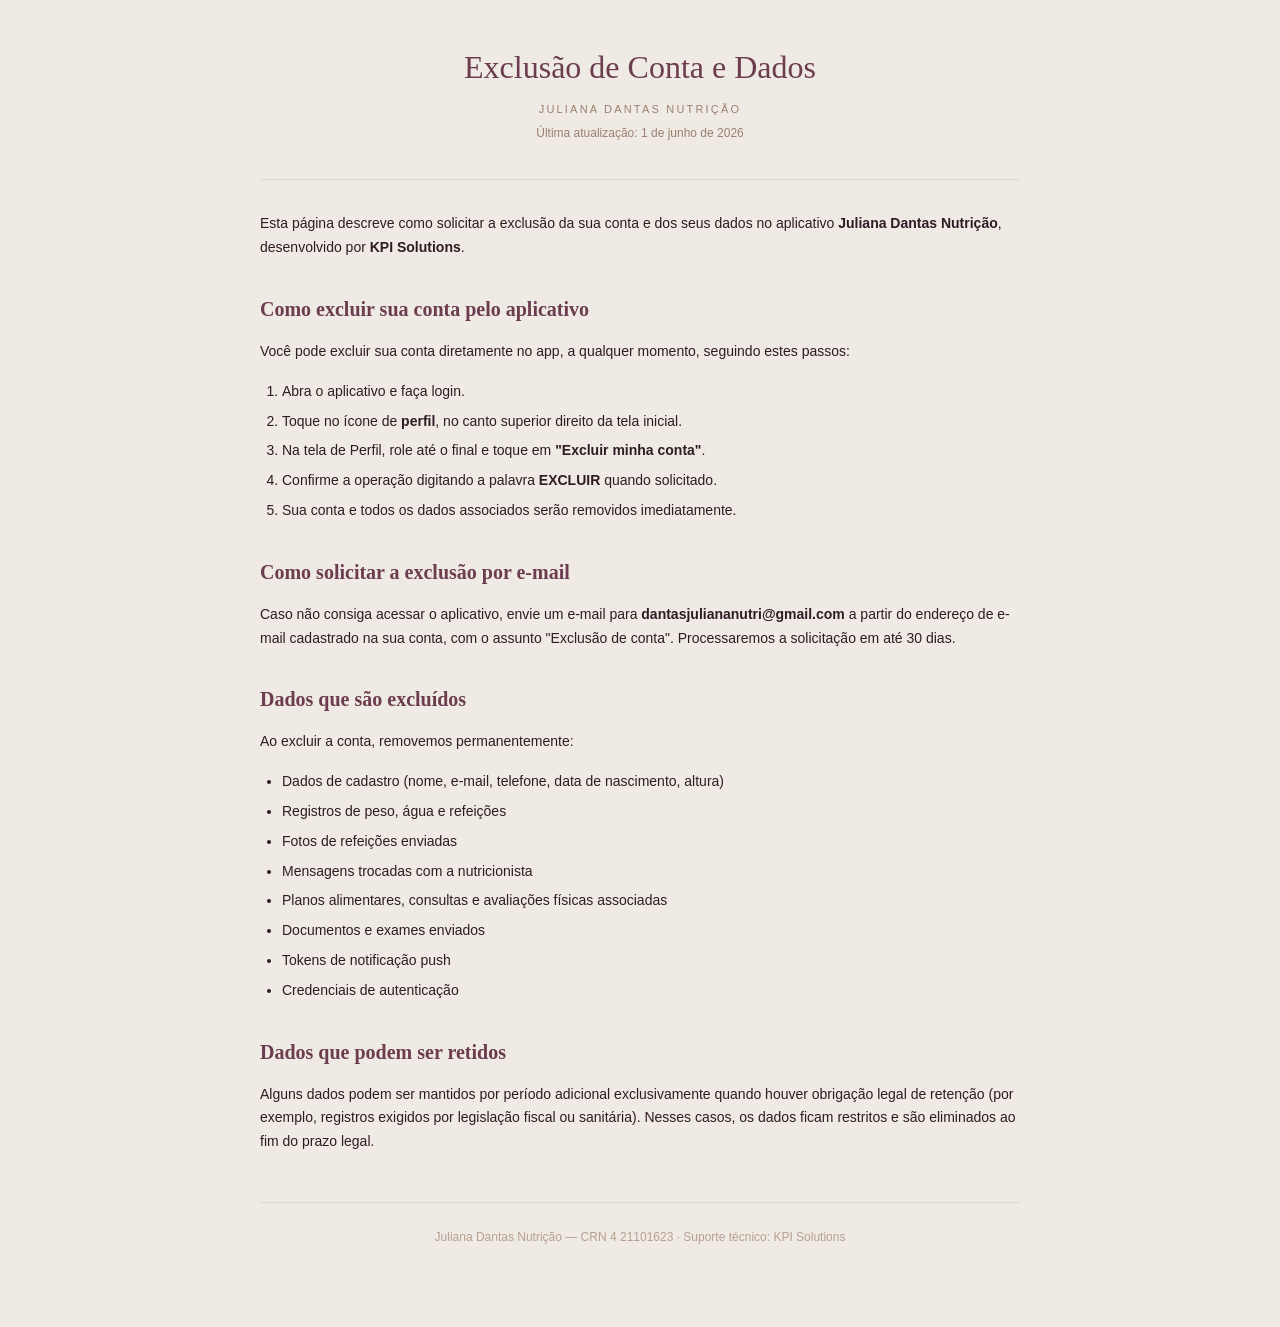
<file: exclusao-de-conta.html>
<!DOCTYPE html>
<html lang="pt-BR">
<head>
  <meta charset="UTF-8">
  <meta name="viewport" content="width=device-width, initial-scale=1.0">
  <title>Exclusão de Conta — Juliana Dantas Nutrição</title>
  <style>
    body {
      font-family: 'Helvetica Neue', Helvetica, Arial, sans-serif;
      max-width: 760px;
      margin: 0 auto;
      padding: 40px 24px 80px;
      background: #F0EAE4;
      color: #2E1C24;
      line-height: 1.7;
    }
    header {
      text-align: center;
      margin-bottom: 32px;
      padding-bottom: 24px;
      border-bottom: 1px solid #DDD8D0;
    }
    h1 {
      font-family: 'Georgia', 'Times New Roman', serif;
      font-weight: 300;
      font-size: 32px;
      color: #6B3D4E;
      margin: 0 0 6px;
    }
    .subtitle {
      font-size: 11px;
      letter-spacing: 2.2px;
      text-transform: uppercase;
      color: #9A8070;
    }
    h2 {
      font-family: 'Georgia', serif;
      font-size: 20px;
      color: #6B3D4E;
      margin-top: 32px;
      margin-bottom: 10px;
    }
    p, li {
      font-size: 14px;
      color: #2E1C24;
    }
    ul, ol {
      padding-left: 22px;
    }
    li {
      margin-bottom: 6px;
    }
    a {
      color: #6B3D4E;
    }
    .meta {
      font-size: 12px;
      color: #9A8070;
      margin-top: 4px;
    }
    .updated {
      text-align: center;
      margin-top: 48px;
      padding-top: 24px;
      border-top: 1px solid #DDD8D0;
      font-size: 12px;
      color: #B5A090;
    }
  </style>
</head>
<body>
  <header>
    <h1>Exclusão de Conta e Dados</h1>
    <div class="subtitle">Juliana Dantas Nutrição</div>
    <p class="meta">Última atualização: 1 de junho de 2026</p>
  </header>

  <p>
    Esta página descreve como solicitar a exclusão da sua conta e dos seus dados no aplicativo <strong>Juliana Dantas Nutrição</strong>, desenvolvido por <strong>KPI Solutions</strong>.
  </p>

  <h2>Como excluir sua conta pelo aplicativo</h2>
  <p>
    Você pode excluir sua conta diretamente no app, a qualquer momento, seguindo estes passos:
  </p>
  <ol>
    <li>Abra o aplicativo e faça login.</li>
    <li>Toque no ícone de <strong>perfil</strong>, no canto superior direito da tela inicial.</li>
    <li>Na tela de Perfil, role até o final e toque em <strong>"Excluir minha conta"</strong>.</li>
    <li>Confirme a operação digitando a palavra <strong>EXCLUIR</strong> quando solicitado.</li>
    <li>Sua conta e todos os dados associados serão removidos imediatamente.</li>
  </ol>

  <h2>Como solicitar a exclusão por e-mail</h2>
  <p>
    Caso não consiga acessar o aplicativo, envie um e-mail para
    <strong>dantasjuliananutri@gmail.com</strong> a partir do endereço de e-mail cadastrado na sua conta, com o assunto "Exclusão de conta". Processaremos a solicitação em até 30 dias.
  </p>

  <h2>Dados que são excluídos</h2>
  <p>Ao excluir a conta, removemos permanentemente:</p>
  <ul>
    <li>Dados de cadastro (nome, e-mail, telefone, data de nascimento, altura)</li>
    <li>Registros de peso, água e refeições</li>
    <li>Fotos de refeições enviadas</li>
    <li>Mensagens trocadas com a nutricionista</li>
    <li>Planos alimentares, consultas e avaliações físicas associadas</li>
    <li>Documentos e exames enviados</li>
    <li>Tokens de notificação push</li>
    <li>Credenciais de autenticação</li>
  </ul>

  <h2>Dados que podem ser retidos</h2>
  <p>
    Alguns dados podem ser mantidos por período adicional exclusivamente quando houver obrigação legal de retenção (por exemplo, registros exigidos por legislação fiscal ou sanitária). Nesses casos, os dados ficam restritos e são eliminados ao fim do prazo legal.
  </p>

  <div class="updated">
    Juliana Dantas Nutrição — CRN 4 21101623 · Suporte técnico: KPI Solutions
  </div>
</body>
</html>
</file>
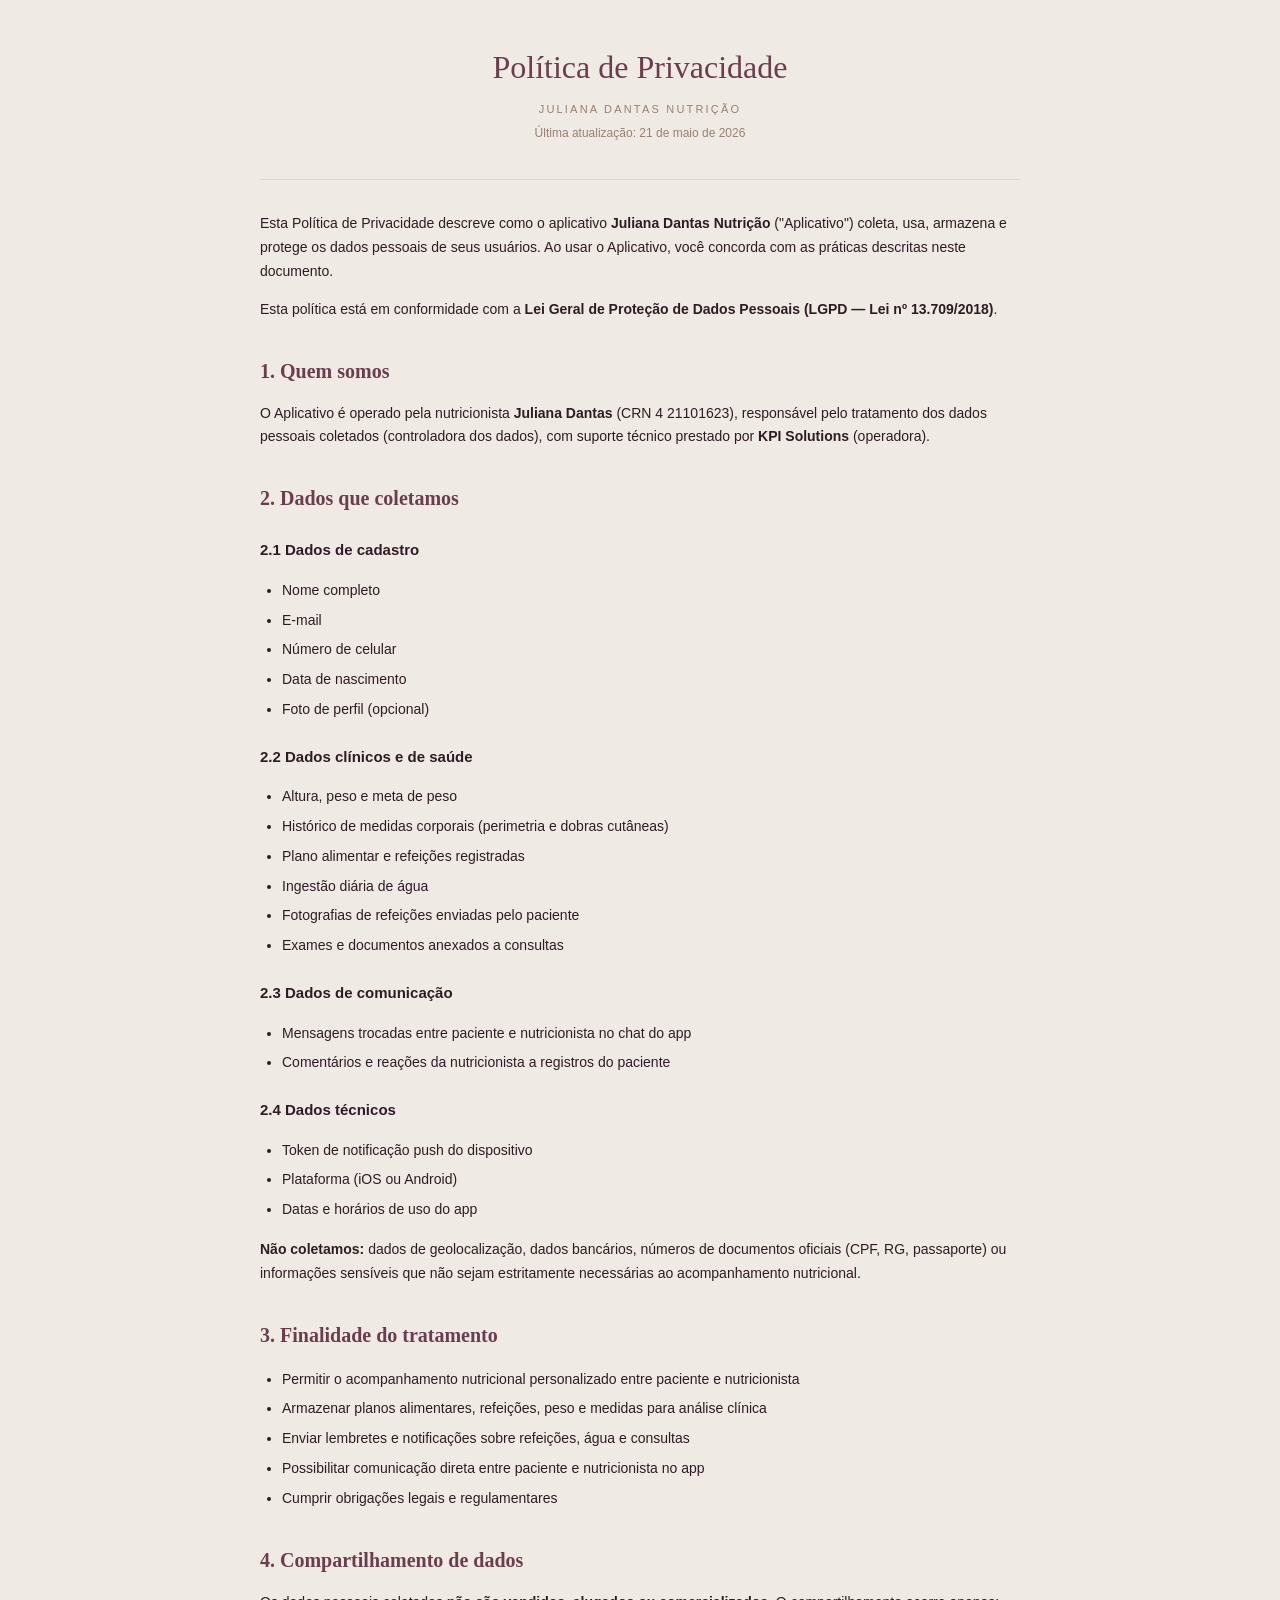
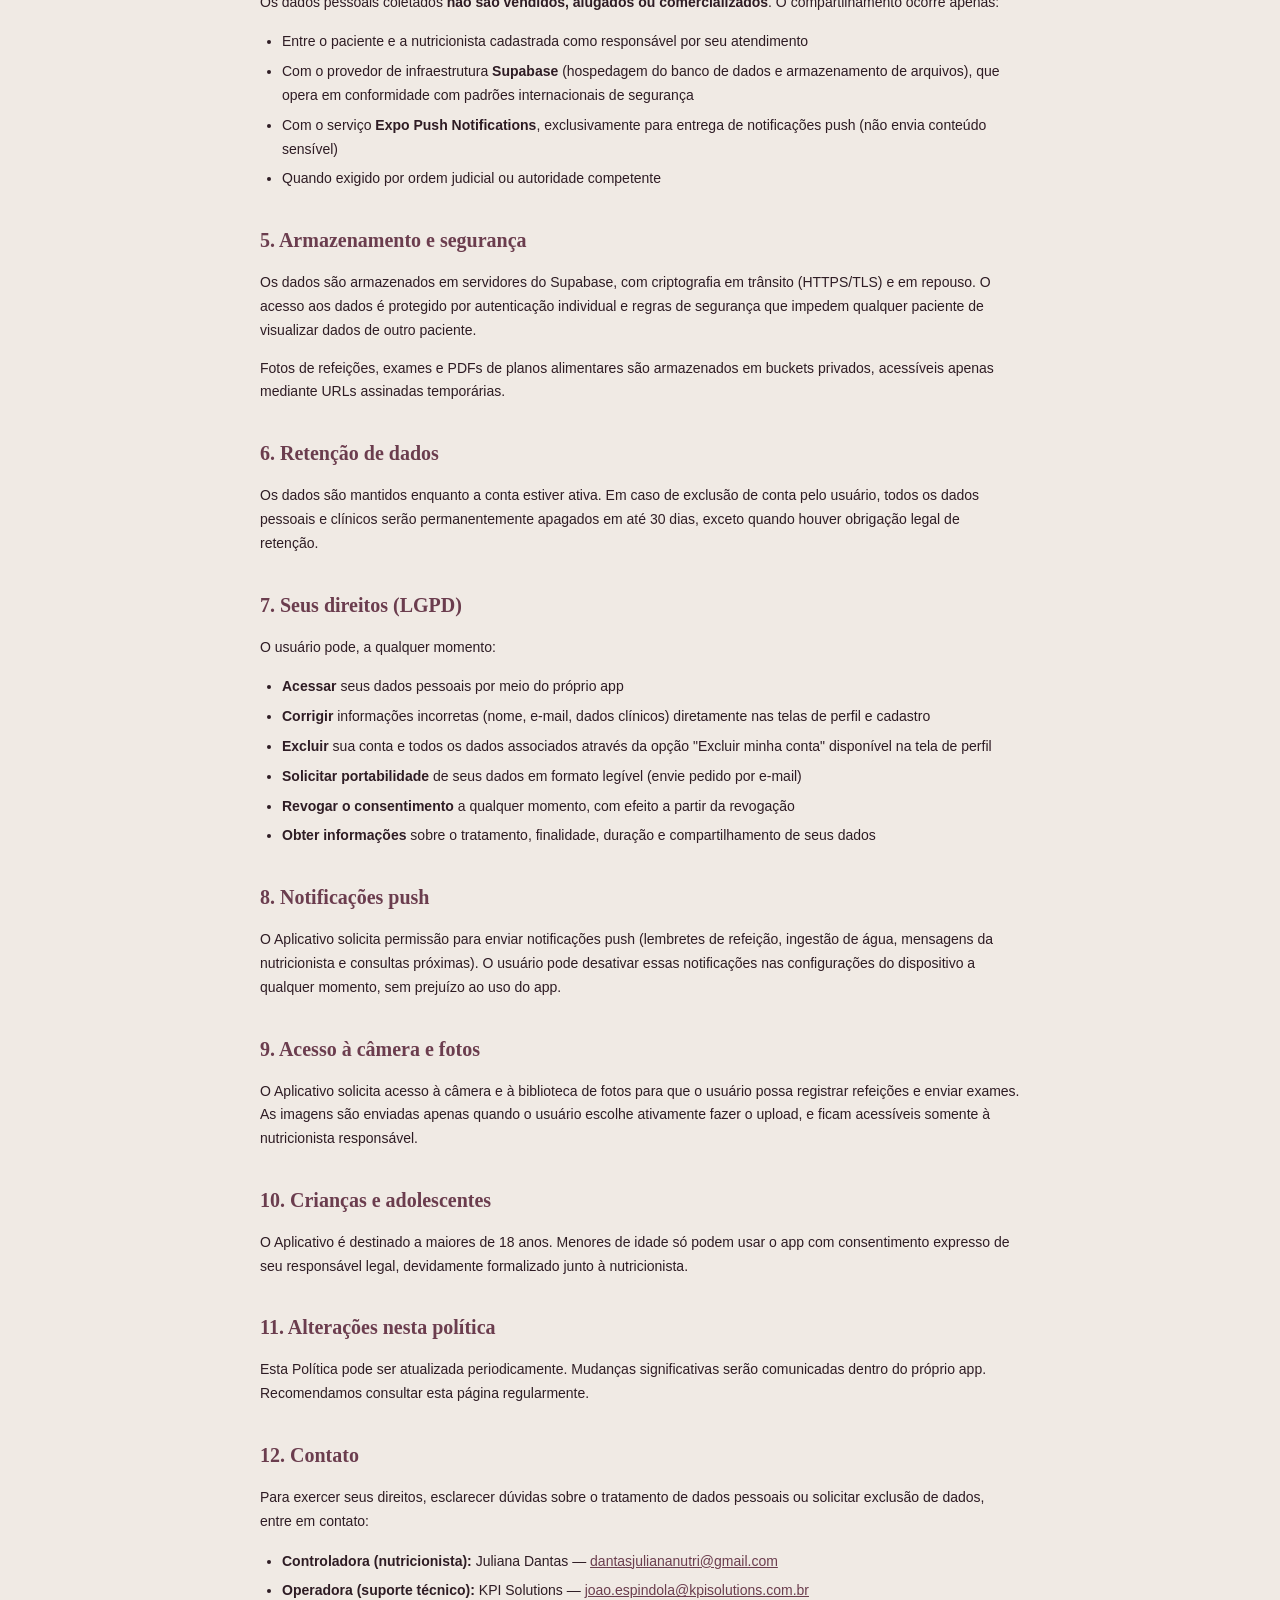
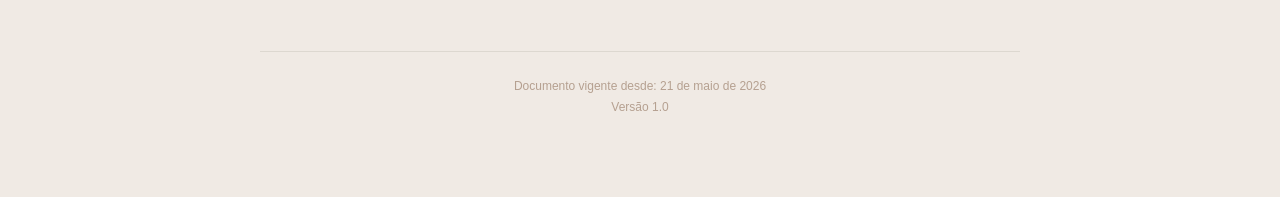
<file: privacidade.html>
<!DOCTYPE html>
<html lang="pt-BR">
<head>
  <meta charset="UTF-8">
  <meta name="viewport" content="width=device-width, initial-scale=1.0">
  <title>Política de Privacidade — Juliana Dantas Nutrição</title>
  <style>
    body {
      font-family: 'Helvetica Neue', Helvetica, Arial, sans-serif;
      max-width: 760px;
      margin: 0 auto;
      padding: 40px 24px 80px;
      background: #F0EAE4;
      color: #2E1C24;
      line-height: 1.7;
    }
    header {
      text-align: center;
      margin-bottom: 32px;
      padding-bottom: 24px;
      border-bottom: 1px solid #DDD8D0;
    }
    h1 {
      font-family: 'Georgia', 'Times New Roman', serif;
      font-weight: 300;
      font-size: 32px;
      color: #6B3D4E;
      margin: 0 0 6px;
    }
    .subtitle {
      font-size: 11px;
      letter-spacing: 2.2px;
      text-transform: uppercase;
      color: #9A8070;
    }
    h2 {
      font-family: 'Georgia', serif;
      font-size: 20px;
      color: #6B3D4E;
      margin-top: 32px;
      margin-bottom: 10px;
    }
    h3 {
      font-size: 15px;
      color: #2E1C24;
      margin-top: 22px;
      margin-bottom: 6px;
    }
    p, li {
      font-size: 14px;
      color: #2E1C24;
    }
    ul {
      padding-left: 22px;
    }
    li {
      margin-bottom: 6px;
    }
    a {
      color: #6B3D4E;
    }
    .meta {
      font-size: 12px;
      color: #9A8070;
      margin-top: 4px;
    }
    .updated {
      text-align: center;
      margin-top: 48px;
      padding-top: 24px;
      border-top: 1px solid #DDD8D0;
      font-size: 12px;
      color: #B5A090;
    }
  </style>
</head>
<body>
  <header>
    <h1>Política de Privacidade</h1>
    <div class="subtitle">Juliana Dantas Nutrição</div>
    <p class="meta">Última atualização: 21 de maio de 2026</p>
  </header>

  <p>
    Esta Política de Privacidade descreve como o aplicativo <strong>Juliana Dantas Nutrição</strong> ("Aplicativo") coleta, usa, armazena e protege os dados pessoais de seus usuários. Ao usar o Aplicativo, você concorda com as práticas descritas neste documento.
  </p>
  <p>
    Esta política está em conformidade com a <strong>Lei Geral de Proteção de Dados Pessoais (LGPD — Lei nº 13.709/2018)</strong>.
  </p>

  <h2>1. Quem somos</h2>
  <p>
    O Aplicativo é operado pela nutricionista <strong>Juliana Dantas</strong> (CRN 4 21101623), responsável pelo tratamento dos dados pessoais coletados (controladora dos dados), com suporte técnico prestado por <strong>KPI Solutions</strong> (operadora).
  </p>

  <h2>2. Dados que coletamos</h2>

  <h3>2.1 Dados de cadastro</h3>
  <ul>
    <li>Nome completo</li>
    <li>E-mail</li>
    <li>Número de celular</li>
    <li>Data de nascimento</li>
    <li>Foto de perfil (opcional)</li>
  </ul>

  <h3>2.2 Dados clínicos e de saúde</h3>
  <ul>
    <li>Altura, peso e meta de peso</li>
    <li>Histórico de medidas corporais (perimetria e dobras cutâneas)</li>
    <li>Plano alimentar e refeições registradas</li>
    <li>Ingestão diária de água</li>
    <li>Fotografias de refeições enviadas pelo paciente</li>
    <li>Exames e documentos anexados a consultas</li>
  </ul>

  <h3>2.3 Dados de comunicação</h3>
  <ul>
    <li>Mensagens trocadas entre paciente e nutricionista no chat do app</li>
    <li>Comentários e reações da nutricionista a registros do paciente</li>
  </ul>

  <h3>2.4 Dados técnicos</h3>
  <ul>
    <li>Token de notificação push do dispositivo</li>
    <li>Plataforma (iOS ou Android)</li>
    <li>Datas e horários de uso do app</li>
  </ul>

  <p>
    <strong>Não coletamos:</strong> dados de geolocalização, dados bancários, números de documentos oficiais (CPF, RG, passaporte) ou informações sensíveis que não sejam estritamente necessárias ao acompanhamento nutricional.
  </p>

  <h2>3. Finalidade do tratamento</h2>
  <ul>
    <li>Permitir o acompanhamento nutricional personalizado entre paciente e nutricionista</li>
    <li>Armazenar planos alimentares, refeições, peso e medidas para análise clínica</li>
    <li>Enviar lembretes e notificações sobre refeições, água e consultas</li>
    <li>Possibilitar comunicação direta entre paciente e nutricionista no app</li>
    <li>Cumprir obrigações legais e regulamentares</li>
  </ul>

  <h2>4. Compartilhamento de dados</h2>
  <p>
    Os dados pessoais coletados <strong>não são vendidos, alugados ou comercializados</strong>. O compartilhamento ocorre apenas:
  </p>
  <ul>
    <li>Entre o paciente e a nutricionista cadastrada como responsável por seu atendimento</li>
    <li>Com o provedor de infraestrutura <strong>Supabase</strong> (hospedagem do banco de dados e armazenamento de arquivos), que opera em conformidade com padrões internacionais de segurança</li>
    <li>Com o serviço <strong>Expo Push Notifications</strong>, exclusivamente para entrega de notificações push (não envia conteúdo sensível)</li>
    <li>Quando exigido por ordem judicial ou autoridade competente</li>
  </ul>

  <h2>5. Armazenamento e segurança</h2>
  <p>
    Os dados são armazenados em servidores do Supabase, com criptografia em trânsito (HTTPS/TLS) e em repouso. O acesso aos dados é protegido por autenticação individual e regras de segurança que impedem qualquer paciente de visualizar dados de outro paciente.
  </p>
  <p>
    Fotos de refeições, exames e PDFs de planos alimentares são armazenados em buckets privados, acessíveis apenas mediante URLs assinadas temporárias.
  </p>

  <h2>6. Retenção de dados</h2>
  <p>
    Os dados são mantidos enquanto a conta estiver ativa. Em caso de exclusão de conta pelo usuário, todos os dados pessoais e clínicos serão permanentemente apagados em até 30 dias, exceto quando houver obrigação legal de retenção.
  </p>

  <h2>7. Seus direitos (LGPD)</h2>
  <p>O usuário pode, a qualquer momento:</p>
  <ul>
    <li><strong>Acessar</strong> seus dados pessoais por meio do próprio app</li>
    <li><strong>Corrigir</strong> informações incorretas (nome, e-mail, dados clínicos) diretamente nas telas de perfil e cadastro</li>
    <li><strong>Excluir</strong> sua conta e todos os dados associados através da opção "Excluir minha conta" disponível na tela de perfil</li>
    <li><strong>Solicitar portabilidade</strong> de seus dados em formato legível (envie pedido por e-mail)</li>
    <li><strong>Revogar o consentimento</strong> a qualquer momento, com efeito a partir da revogação</li>
    <li><strong>Obter informações</strong> sobre o tratamento, finalidade, duração e compartilhamento de seus dados</li>
  </ul>

  <h2>8. Notificações push</h2>
  <p>
    O Aplicativo solicita permissão para enviar notificações push (lembretes de refeição, ingestão de água, mensagens da nutricionista e consultas próximas). O usuário pode desativar essas notificações nas configurações do dispositivo a qualquer momento, sem prejuízo ao uso do app.
  </p>

  <h2>9. Acesso à câmera e fotos</h2>
  <p>
    O Aplicativo solicita acesso à câmera e à biblioteca de fotos para que o usuário possa registrar refeições e enviar exames. As imagens são enviadas apenas quando o usuário escolhe ativamente fazer o upload, e ficam acessíveis somente à nutricionista responsável.
  </p>

  <h2>10. Crianças e adolescentes</h2>
  <p>
    O Aplicativo é destinado a maiores de 18 anos. Menores de idade só podem usar o app com consentimento expresso de seu responsável legal, devidamente formalizado junto à nutricionista.
  </p>

  <h2>11. Alterações nesta política</h2>
  <p>
    Esta Política pode ser atualizada periodicamente. Mudanças significativas serão comunicadas dentro do próprio app. Recomendamos consultar esta página regularmente.
  </p>

  <h2>12. Contato</h2>
  <p>
    Para exercer seus direitos, esclarecer dúvidas sobre o tratamento de dados pessoais ou solicitar exclusão de dados, entre em contato:
  </p>
  <ul>
    <li><strong>Controladora (nutricionista):</strong> Juliana Dantas — <a href="mailto:dantasjuliananutri@gmail.com">dantasjuliananutri@gmail.com</a></li>
    <li><strong>Operadora (suporte técnico):</strong> KPI Solutions — <a href="mailto:joao.espindola@kpisolutions.com.br">joao.espindola@kpisolutions.com.br</a></li>
  </ul>

  <div class="updated">
    Documento vigente desde: 21 de maio de 2026<br>
    Versão 1.0
  </div>
</body>
</html>
</file>
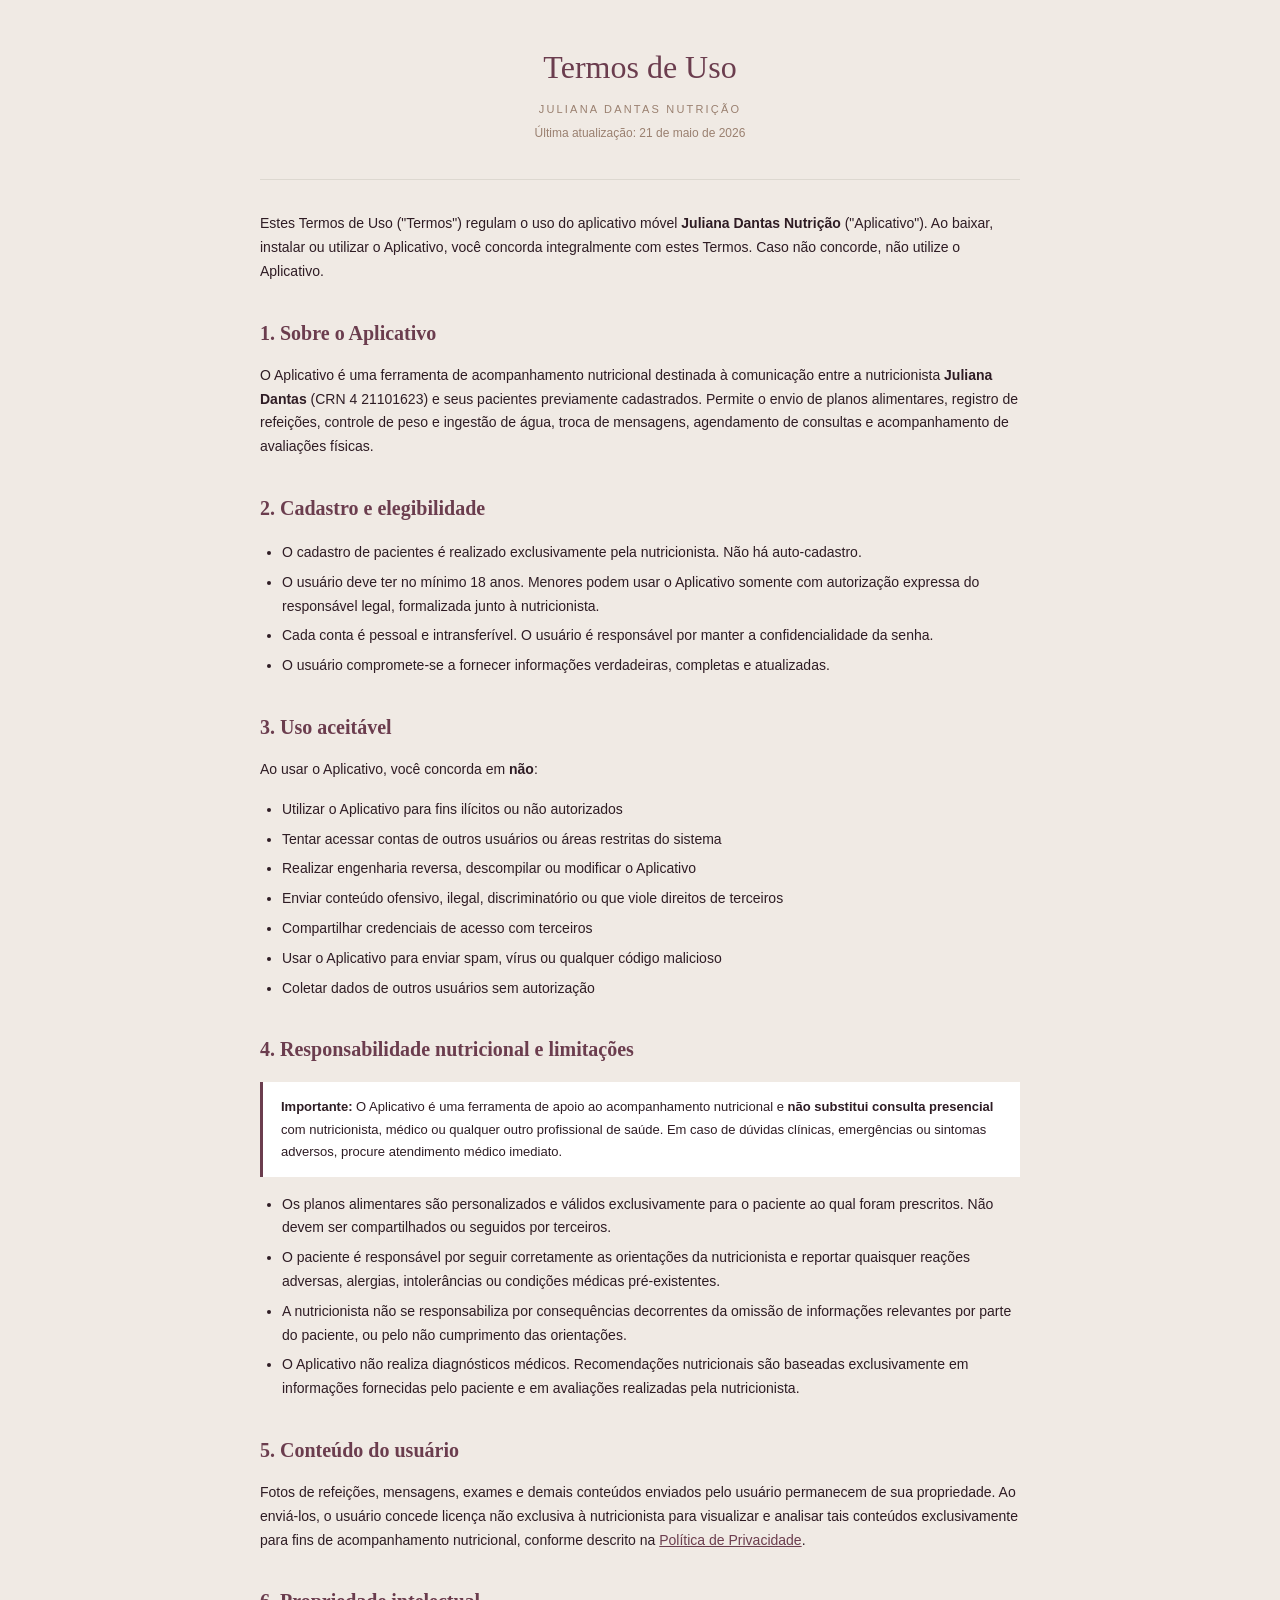
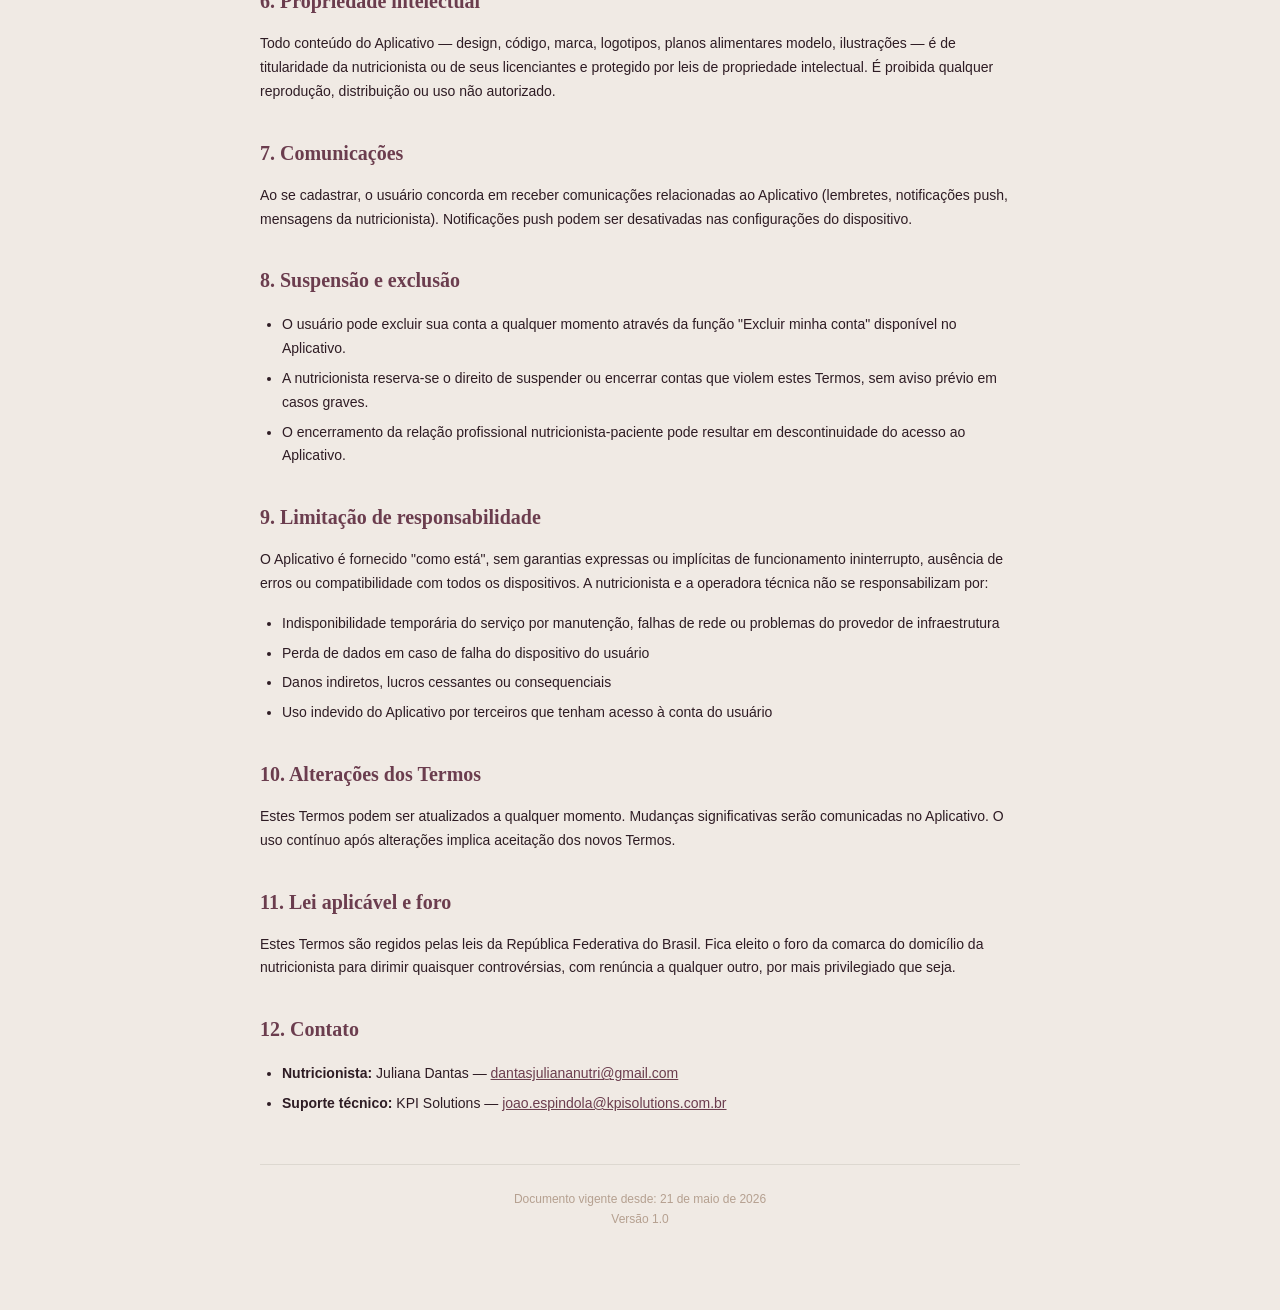
<file: termos.html>
<!DOCTYPE html>
<html lang="pt-BR">
<head>
  <meta charset="UTF-8">
  <meta name="viewport" content="width=device-width, initial-scale=1.0">
  <title>Termos de Uso — Juliana Dantas Nutrição</title>
  <style>
    body {
      font-family: 'Helvetica Neue', Helvetica, Arial, sans-serif;
      max-width: 760px;
      margin: 0 auto;
      padding: 40px 24px 80px;
      background: #F0EAE4;
      color: #2E1C24;
      line-height: 1.7;
    }
    header {
      text-align: center;
      margin-bottom: 32px;
      padding-bottom: 24px;
      border-bottom: 1px solid #DDD8D0;
    }
    h1 {
      font-family: 'Georgia', 'Times New Roman', serif;
      font-weight: 300;
      font-size: 32px;
      color: #6B3D4E;
      margin: 0 0 6px;
    }
    .subtitle {
      font-size: 11px;
      letter-spacing: 2.2px;
      text-transform: uppercase;
      color: #9A8070;
    }
    h2 {
      font-family: 'Georgia', serif;
      font-size: 20px;
      color: #6B3D4E;
      margin-top: 32px;
      margin-bottom: 10px;
    }
    h3 {
      font-size: 15px;
      color: #2E1C24;
      margin-top: 22px;
      margin-bottom: 6px;
    }
    p, li {
      font-size: 14px;
      color: #2E1C24;
    }
    ul {
      padding-left: 22px;
    }
    li {
      margin-bottom: 6px;
    }
    a {
      color: #6B3D4E;
    }
    .meta {
      font-size: 12px;
      color: #9A8070;
      margin-top: 4px;
    }
    .updated {
      text-align: center;
      margin-top: 48px;
      padding-top: 24px;
      border-top: 1px solid #DDD8D0;
      font-size: 12px;
      color: #B5A090;
    }
    .warn {
      background: #fff;
      border-left: 3px solid #6B3D4E;
      padding: 14px 18px;
      margin: 16px 0;
      font-size: 13px;
    }
  </style>
</head>
<body>
  <header>
    <h1>Termos de Uso</h1>
    <div class="subtitle">Juliana Dantas Nutrição</div>
    <p class="meta">Última atualização: 21 de maio de 2026</p>
  </header>

  <p>
    Estes Termos de Uso ("Termos") regulam o uso do aplicativo móvel <strong>Juliana Dantas Nutrição</strong> ("Aplicativo"). Ao baixar, instalar ou utilizar o Aplicativo, você concorda integralmente com estes Termos. Caso não concorde, não utilize o Aplicativo.
  </p>

  <h2>1. Sobre o Aplicativo</h2>
  <p>
    O Aplicativo é uma ferramenta de acompanhamento nutricional destinada à comunicação entre a nutricionista <strong>Juliana Dantas</strong> (CRN 4 21101623) e seus pacientes previamente cadastrados. Permite o envio de planos alimentares, registro de refeições, controle de peso e ingestão de água, troca de mensagens, agendamento de consultas e acompanhamento de avaliações físicas.
  </p>

  <h2>2. Cadastro e elegibilidade</h2>
  <ul>
    <li>O cadastro de pacientes é realizado exclusivamente pela nutricionista. Não há auto-cadastro.</li>
    <li>O usuário deve ter no mínimo 18 anos. Menores podem usar o Aplicativo somente com autorização expressa do responsável legal, formalizada junto à nutricionista.</li>
    <li>Cada conta é pessoal e intransferível. O usuário é responsável por manter a confidencialidade da senha.</li>
    <li>O usuário compromete-se a fornecer informações verdadeiras, completas e atualizadas.</li>
  </ul>

  <h2>3. Uso aceitável</h2>
  <p>Ao usar o Aplicativo, você concorda em <strong>não</strong>:</p>
  <ul>
    <li>Utilizar o Aplicativo para fins ilícitos ou não autorizados</li>
    <li>Tentar acessar contas de outros usuários ou áreas restritas do sistema</li>
    <li>Realizar engenharia reversa, descompilar ou modificar o Aplicativo</li>
    <li>Enviar conteúdo ofensivo, ilegal, discriminatório ou que viole direitos de terceiros</li>
    <li>Compartilhar credenciais de acesso com terceiros</li>
    <li>Usar o Aplicativo para enviar spam, vírus ou qualquer código malicioso</li>
    <li>Coletar dados de outros usuários sem autorização</li>
  </ul>

  <h2>4. Responsabilidade nutricional e limitações</h2>

  <div class="warn">
    <strong>Importante:</strong> O Aplicativo é uma ferramenta de apoio ao acompanhamento nutricional e <strong>não substitui consulta presencial</strong> com nutricionista, médico ou qualquer outro profissional de saúde. Em caso de dúvidas clínicas, emergências ou sintomas adversos, procure atendimento médico imediato.
  </div>

  <ul>
    <li>Os planos alimentares são personalizados e válidos exclusivamente para o paciente ao qual foram prescritos. Não devem ser compartilhados ou seguidos por terceiros.</li>
    <li>O paciente é responsável por seguir corretamente as orientações da nutricionista e reportar quaisquer reações adversas, alergias, intolerâncias ou condições médicas pré-existentes.</li>
    <li>A nutricionista não se responsabiliza por consequências decorrentes da omissão de informações relevantes por parte do paciente, ou pelo não cumprimento das orientações.</li>
    <li>O Aplicativo não realiza diagnósticos médicos. Recomendações nutricionais são baseadas exclusivamente em informações fornecidas pelo paciente e em avaliações realizadas pela nutricionista.</li>
  </ul>

  <h2>5. Conteúdo do usuário</h2>
  <p>
    Fotos de refeições, mensagens, exames e demais conteúdos enviados pelo usuário permanecem de sua propriedade. Ao enviá-los, o usuário concede licença não exclusiva à nutricionista para visualizar e analisar tais conteúdos exclusivamente para fins de acompanhamento nutricional, conforme descrito na <a href="https://julianadantas.com.br/privacidade">Política de Privacidade</a>.
  </p>

  <h2>6. Propriedade intelectual</h2>
  <p>
    Todo conteúdo do Aplicativo — design, código, marca, logotipos, planos alimentares modelo, ilustrações — é de titularidade da nutricionista ou de seus licenciantes e protegido por leis de propriedade intelectual. É proibida qualquer reprodução, distribuição ou uso não autorizado.
  </p>

  <h2>7. Comunicações</h2>
  <p>
    Ao se cadastrar, o usuário concorda em receber comunicações relacionadas ao Aplicativo (lembretes, notificações push, mensagens da nutricionista). Notificações push podem ser desativadas nas configurações do dispositivo.
  </p>

  <h2>8. Suspensão e exclusão</h2>
  <ul>
    <li>O usuário pode excluir sua conta a qualquer momento através da função "Excluir minha conta" disponível no Aplicativo.</li>
    <li>A nutricionista reserva-se o direito de suspender ou encerrar contas que violem estes Termos, sem aviso prévio em casos graves.</li>
    <li>O encerramento da relação profissional nutricionista-paciente pode resultar em descontinuidade do acesso ao Aplicativo.</li>
  </ul>

  <h2>9. Limitação de responsabilidade</h2>
  <p>
    O Aplicativo é fornecido "como está", sem garantias expressas ou implícitas de funcionamento ininterrupto, ausência de erros ou compatibilidade com todos os dispositivos. A nutricionista e a operadora técnica não se responsabilizam por:
  </p>
  <ul>
    <li>Indisponibilidade temporária do serviço por manutenção, falhas de rede ou problemas do provedor de infraestrutura</li>
    <li>Perda de dados em caso de falha do dispositivo do usuário</li>
    <li>Danos indiretos, lucros cessantes ou consequenciais</li>
    <li>Uso indevido do Aplicativo por terceiros que tenham acesso à conta do usuário</li>
  </ul>

  <h2>10. Alterações dos Termos</h2>
  <p>
    Estes Termos podem ser atualizados a qualquer momento. Mudanças significativas serão comunicadas no Aplicativo. O uso contínuo após alterações implica aceitação dos novos Termos.
  </p>

  <h2>11. Lei aplicável e foro</h2>
  <p>
    Estes Termos são regidos pelas leis da República Federativa do Brasil. Fica eleito o foro da comarca do domicílio da nutricionista para dirimir quaisquer controvérsias, com renúncia a qualquer outro, por mais privilegiado que seja.
  </p>

  <h2>12. Contato</h2>
  <ul>
    <li><strong>Nutricionista:</strong> Juliana Dantas — <a href="mailto:dantasjuliananutri@gmail.com">dantasjuliananutri@gmail.com</a></li>
    <li><strong>Suporte técnico:</strong> KPI Solutions — <a href="mailto:joao.espindola@kpisolutions.com.br">joao.espindola@kpisolutions.com.br</a></li>
  </ul>

  <div class="updated">
    Documento vigente desde: 21 de maio de 2026<br>
    Versão 1.0
  </div>
</body>
</html>
</file>
